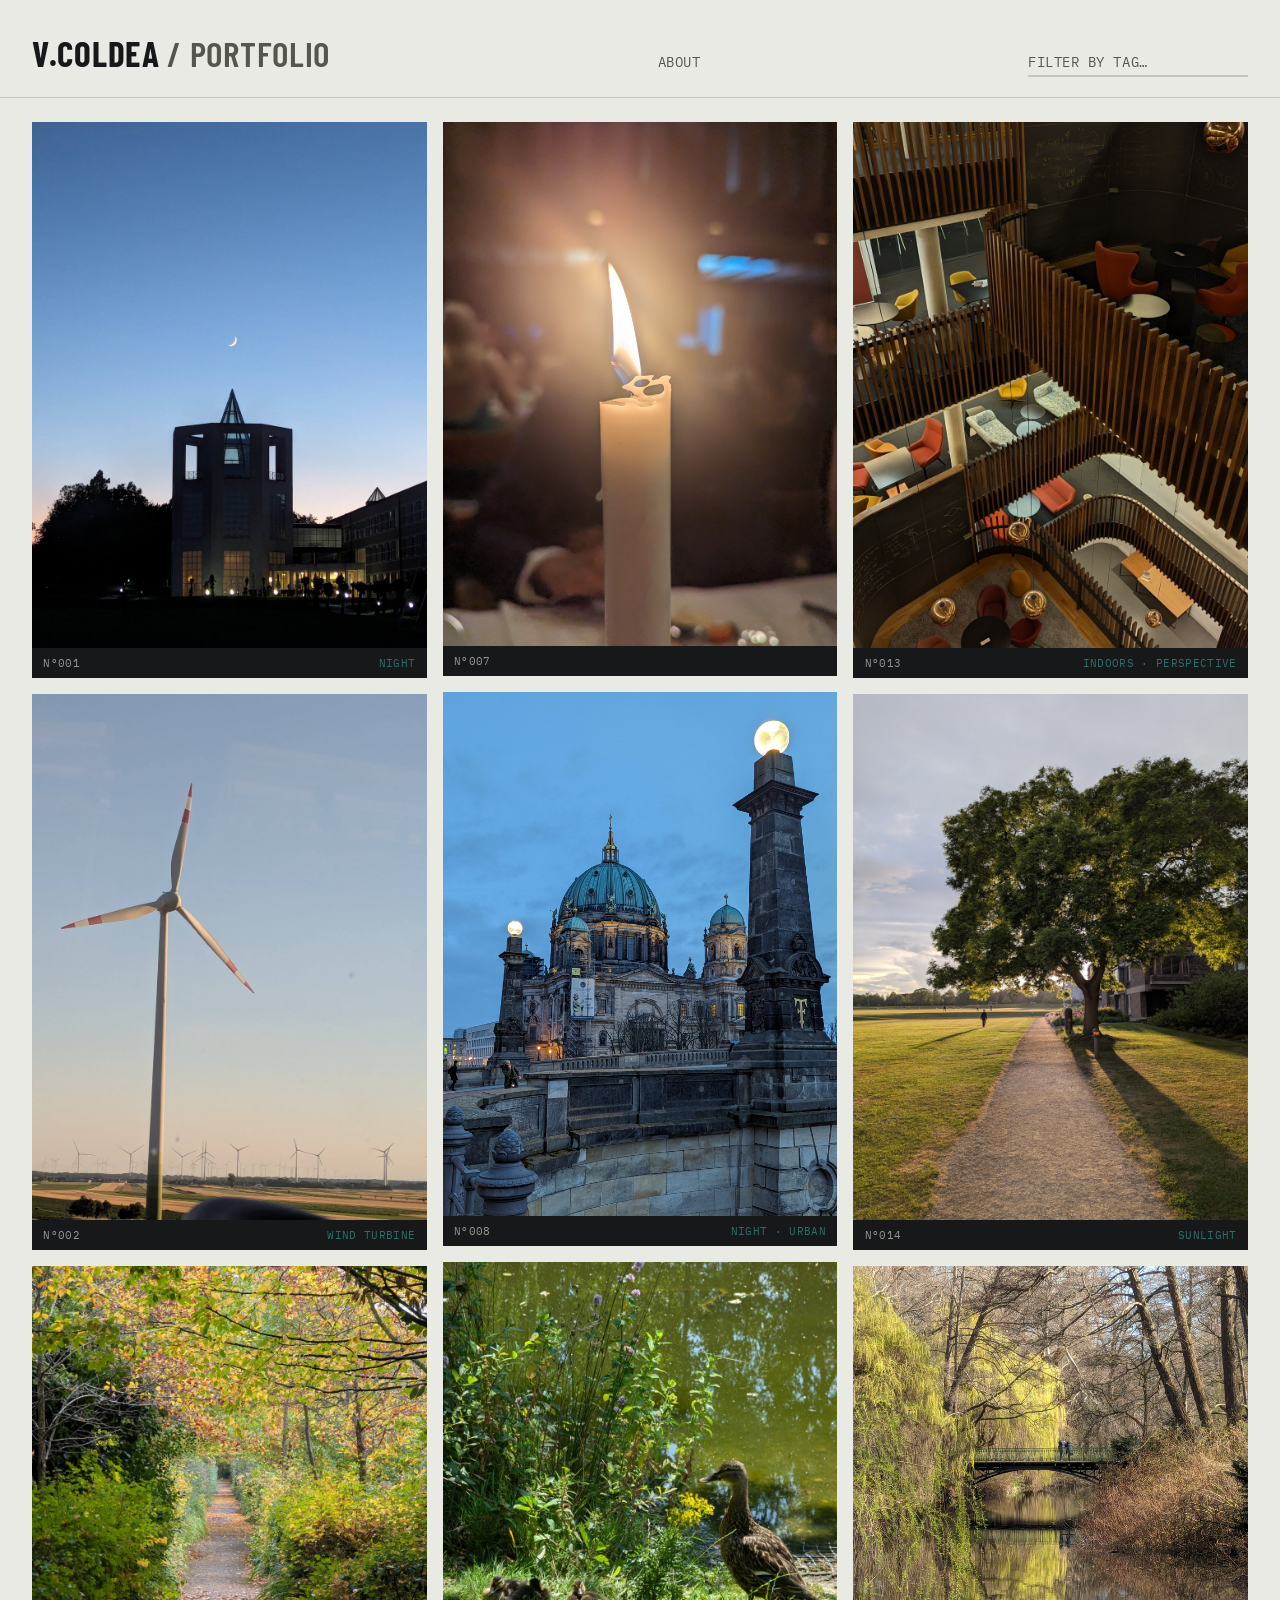
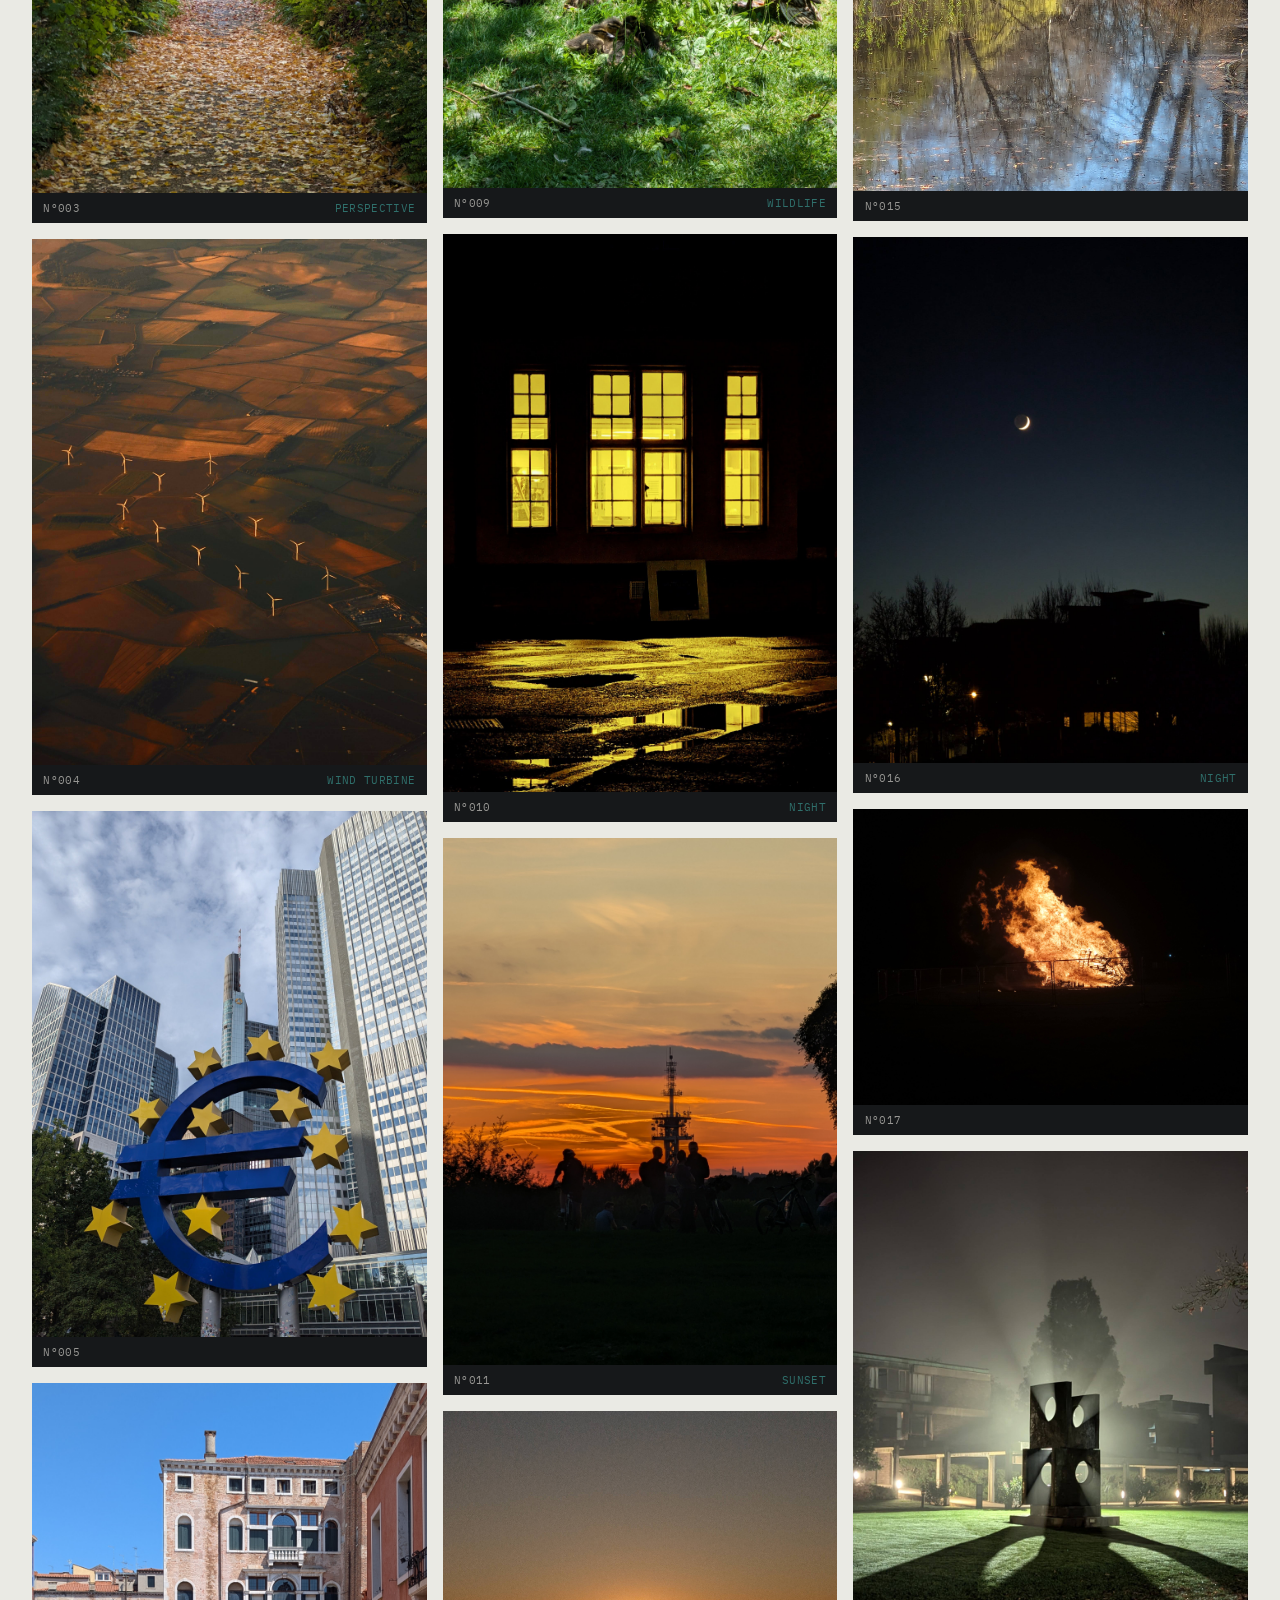
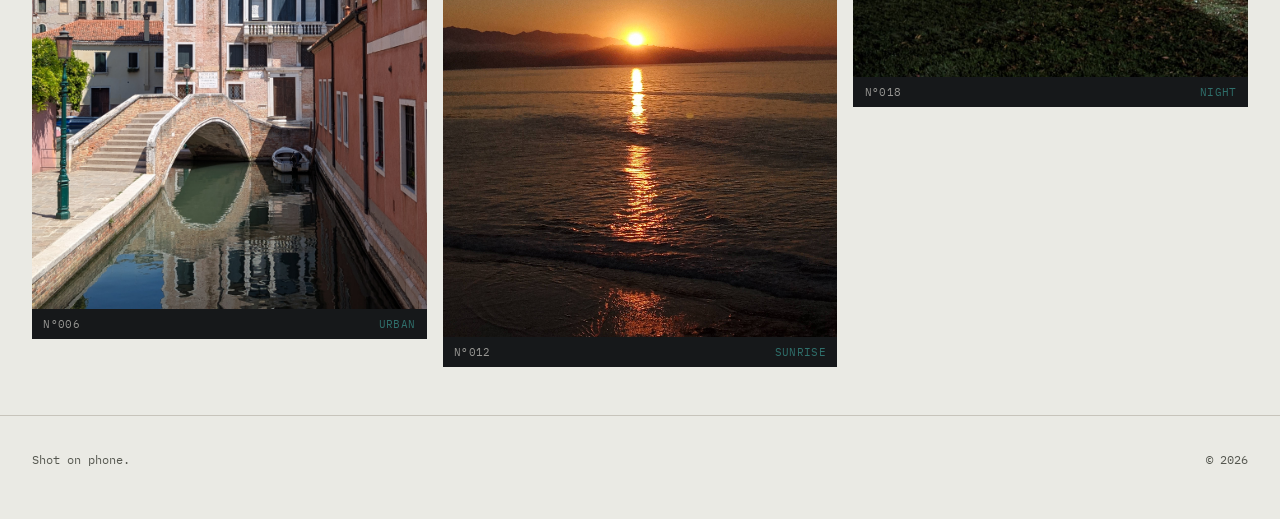
<file: index.html>
<!DOCTYPE html>
<html lang="en">
<head>
<meta charset="UTF-8">
<meta name="viewport" content="width=device-width, initial-scale=1.0">
<title>V.Cold. — Photography</title>
<link rel="icon" href="favicon.ico">
<link rel="preconnect" href="https://fonts.googleapis.com">
<link href="https://fonts.googleapis.com/css2?family=Barlow+Condensed:wght@600;700&family=Inter:wght@400;500&family=IBM+Plex+Mono:wght@400;500&display=swap" rel="stylesheet">
<link rel="stylesheet" href="style.css">
</head>
<body>

<header class="site-header">
  <h1 class="site-title">V.COLDEA<span class="site-title-sub">&nbsp;/&nbsp;PORTFOLIO</span></h1>
  <a class="nav-link" href="about.html">About</a>
  <div class="filter-search" id="filterSearch">
    <input type="text" id="filterInput" class="filter-input" placeholder="Filter by tag&hellip;" autocomplete="off" aria-label="Filter photos by tag">
    <div class="filter-dropdown" id="filterDropdown" hidden>
      <button type="button" class="filter-clear" id="filterClear">Clear all</button>
      <div class="filter-options" id="filterOptions">
        <!-- Options are generated by script.js from the tags on your photos -->
      </div>
    </div>
  </div>
</header>

<main class="gallery" id="gallery">
  <!-- Photo cards are injected by script.js from the PHOTOS array -->
</main>

<footer class="site-footer">
  <p>Shot on phone. <span class="footer-mono">&copy; <span id="year"></span></span></p>
</footer>

<div class="lightbox" id="lightbox" hidden role="dialog" aria-modal="true" aria-label="Photo detail">
  <button class="lightbox-close" id="lightboxClose" aria-label="Close">&times;</button>
  <button class="lightbox-nav lightbox-prev" id="lightboxPrev" aria-label="Previous photo">&#8249;</button>
  <button class="lightbox-nav lightbox-next" id="lightboxNext" aria-label="Next photo">&#8250;</button>
  <div class="lightbox-content">
    <div class="lightbox-image-wrap" id="lightboxImageWrap"></div>
    <aside class="lightbox-panel">
      <div class="lightbox-frame" id="lightboxFrame"></div>
      <p class="lightbox-meta" id="lightboxMeta"></p>
      <p class="lightbox-camera" id="lightboxCamera"></p>
      <p class="lightbox-desc" id="lightboxDesc"></p>
      <div class="lightbox-tags" id="lightboxTags"></div>
    </aside>
  </div>
</div>

<script src="script.js"></script>
</body>
</html>
</file>
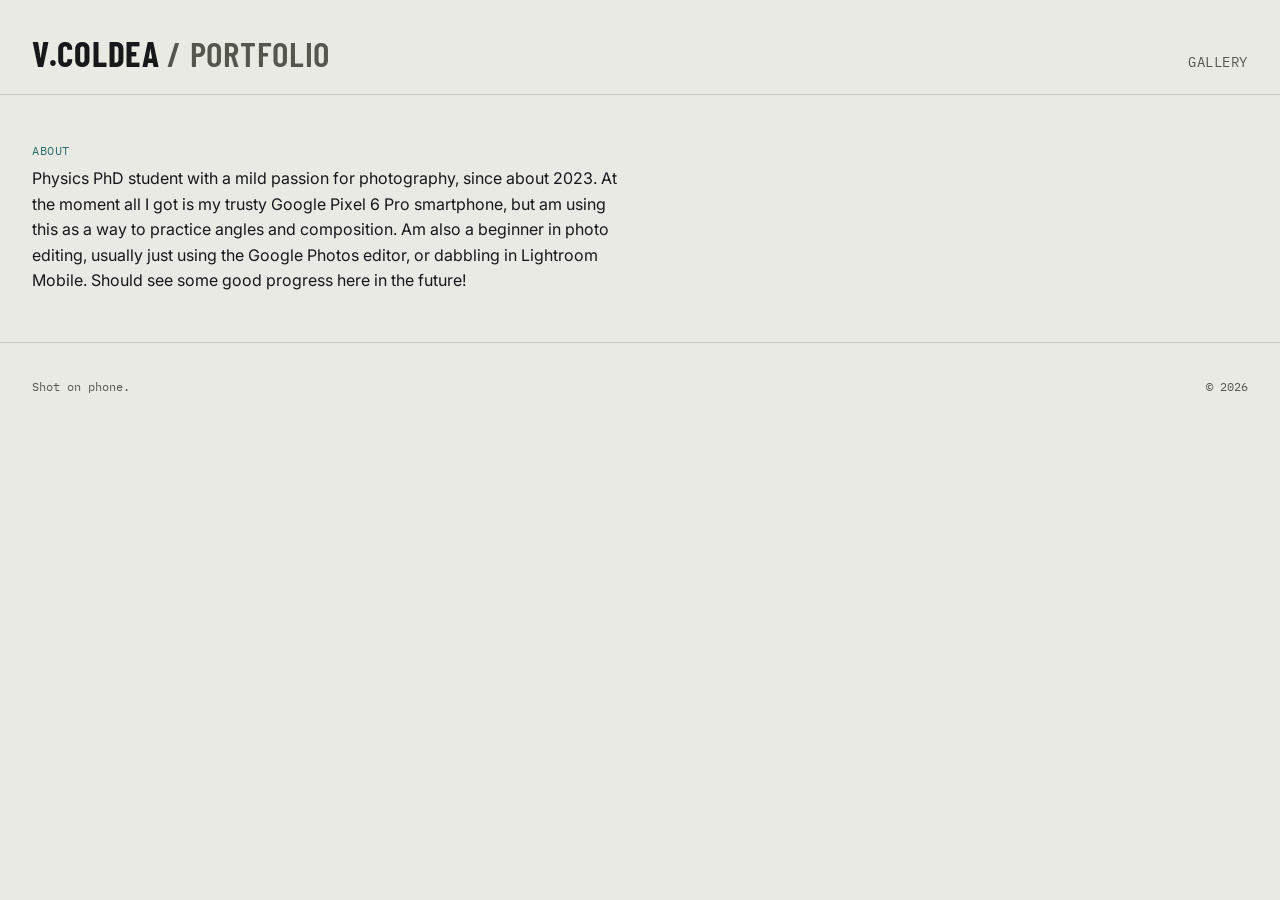
<file: about.html>
<!DOCTYPE html>
<html lang="en">
<head>
<meta charset="UTF-8">
<meta name="viewport" content="width=device-width, initial-scale=1.0">
<title>About — Doboman Photography</title>
<link rel="icon" href="favicon.ico">
<link rel="preconnect" href="https://fonts.googleapis.com">
<link href="https://fonts.googleapis.com/css2?family=Barlow+Condensed:wght@600;700&family=Inter:wght@400;500&family=IBM+Plex+Mono:wght@400;500&display=swap" rel="stylesheet">
<link rel="stylesheet" href="style.css">
</head>
<body>

<header class="site-header">
  <h1 class="site-title"><a class="site-title-link" href="index.html">V.COLDEA<span class="site-title-sub">&nbsp;/&nbsp;PORTFOLIO</span></h1>
  <a class="nav-link" href="index.html">Gallery</a>
</header>

<section class="about">
  <div class="about-text">
    <p class="about-eyebrow">About</p>
    <p>
      Physics PhD student with a mild passion for photography, since about 2023. At the moment all I got is my trusty Google Pixel 6 Pro smartphone, 
      but am using this as a way to practice angles and composition. Am also a beginner in photo editing, usually
      just using the Google Photos editor, or dabbling in Lightroom Mobile. Should see some good progress here in the future! 
    </p>
  </div>
  <!-- Placeholder for a future photo of yourself — replace this div
       with an <img src="Photos/your-photo.jpg" alt="..."> when ready -->
  <!-- <div class="about-photo" aria-hidden="true"></div> -->
</section>

<footer class="site-footer">
  <p>Shot on phone. <span class="footer-mono">&copy; <span id="year"></span></span></p>
</footer>

<script>
  document.getElementById("year").textContent = new Date().getFullYear();
</script>
</body>
</html>
</file>
<file: style.css>
:root {
  --bg: #EAEAE4;
  --ink: #16181A;
  --ink-soft: #55574F;
  --line: #C7C4BB;
  --accent: #2F6F6B;
  --accent-warm: #B5602E;

  --font-display: 'Barlow Condensed', sans-serif;
  --font-body: 'Inter', sans-serif;
  --font-mono: 'IBM Plex Mono', monospace;
}

* { box-sizing: border-box; }

body {
  margin: 0;
  background: var(--bg);
  color: var(--ink);
  font-family: var(--font-body);
  -webkit-font-smoothing: antialiased;
}

/* ---------- Header ---------- */

.site-header {
  display: flex;
  flex-wrap: wrap;
  align-items: baseline;
  justify-content: space-between;
  gap: 1rem;
  padding: 2rem 2rem 1.25rem;
  border-bottom: 1px solid var(--line);
}

.site-title {
  font-family: var(--font-display);
  font-weight: 700;
  font-size: clamp(1.6rem, 4vw, 2.2rem);
  letter-spacing: 0.02em;
  margin: 0;
  text-transform: uppercase;
}

.site-title-sub {
  color: var(--ink-soft);
  font-weight: 600;
}

.site-title-link {
  color: inherit;
  text-decoration: none;
}

.filter-search {
  position: relative;
  width: 220px;
  max-width: 100%;
}

.filter-input {
  width: 100%;
  background: none;
  border: none;
  border-bottom: 2px solid transparent;
  border-bottom-color: var(--line);
  font-family: var(--font-mono);
  font-size: 0.85rem;
  text-transform: uppercase;
  letter-spacing: 0.04em;
  color: var(--ink);
  padding: 0.25rem 0;
  outline: none;
}

.filter-input::placeholder { color: var(--ink-soft); }
.filter-input:focus { border-bottom-color: var(--accent); }

.filter-dropdown {
  position: absolute;
  top: calc(100% + 0.6rem);
  left: 0;
  right: 0;
  background: var(--bg);
  border: 1px solid var(--line);
  max-height: 320px;
  overflow-y: auto;
  z-index: 20;
  box-shadow: 0 10px 28px rgba(22, 24, 26, 0.18);
}

.filter-dropdown[hidden] { display: none; }

.filter-clear {
  display: block;
  width: 100%;
  text-align: left;
  background: none;
  border: none;
  border-bottom: 1px solid var(--line);
  font-family: var(--font-mono);
  font-size: 0.75rem;
  text-transform: uppercase;
  letter-spacing: 0.04em;
  color: var(--accent);
  padding: 0.5rem 0.75rem;
  cursor: pointer;
}

.filter-clear:hover { color: var(--ink); }
.filter-clear:disabled { color: var(--ink-soft); cursor: default; }

.filter-options { padding: 0.25rem 0; }

.filter-option {
  display: flex;
  align-items: center;
  gap: 0.55rem;
  padding: 0.4rem 0.75rem;
  font-family: var(--font-mono);
  font-size: 0.8rem;
  text-transform: uppercase;
  letter-spacing: 0.03em;
  color: var(--ink-soft);
  cursor: pointer;
}

.filter-option:hover { color: var(--ink); background: rgba(22, 24, 26, 0.05); }

.filter-option input[type="checkbox"] { accent-color: var(--accent); }

.filter-option.checked { color: var(--ink); }

.filter-option .count { margin-left: auto; opacity: 0.6; font-size: 0.7rem; }

.filter-empty {
  padding: 0.5rem 0.75rem;
  font-family: var(--font-mono);
  font-size: 0.8rem;
  color: var(--ink-soft);
}

.nav-link {
  font-family: var(--font-mono);
  font-size: 0.85rem;
  text-transform: uppercase;
  letter-spacing: 0.04em;
  color: var(--ink-soft);
  text-decoration: none;
  border-bottom: 2px solid transparent;
}

.nav-link:hover { color: var(--ink); border-bottom-color: var(--accent); }

/* ---------- About (standalone page: about.html) ---------- */

.about {
  display: flex;
  flex-wrap: wrap;
  gap: 2.5rem;
  padding: 3rem 2rem;
  max-width: 1000px;
}

.about-text { flex: 2; min-width: 240px; }

.about-eyebrow {
  font-family: var(--font-mono);
  font-size: 0.75rem;
  text-transform: uppercase;
  letter-spacing: 0.05em;
  color: var(--accent);
  margin: 0 0 0.5rem;
}

.about-text p:not(.about-eyebrow) {
  font-size: 1rem;
  line-height: 1.6;
  max-width: 60ch;
  margin: 0;
}

.about-text code {
  font-family: var(--font-mono);
  font-size: 0.85em;
  background: var(--line);
  padding: 0.1em 0.35em;
}

.about-photo {
  flex: 1;
  min-width: 160px;
  max-width: 280px;
  aspect-ratio: 1/1;
  background: linear-gradient(135deg, #55574F, #16181A);
}

/* ---------- Gallery (masonry via CSS columns) ---------- */

.gallery {
  column-count: 3;
  column-gap: 1rem;
  padding: 1.5rem 2rem 3rem;
}

@media (max-width: 900px) {
  .gallery { column-count: 2; }
}

@media (max-width: 560px) {
  .gallery { column-count: 1; }
  .site-header { padding: 1.5rem 1.25rem 1rem; }
  .gallery { padding: 1.25rem 1.25rem 2.5rem; }
}

.photo-card {
  break-inside: avoid;
  margin-bottom: 1rem;
  background: var(--ink);
  overflow: hidden;
  position: relative;
}

.photo-card.hidden { display: none; }

.photo-card img,
.photo-card .placeholder {
  display: block;
  width: 100%;
  height: auto;
}

/* Used only until you drop in real photos — see README */
.placeholder {
  aspect-ratio: var(--ar, 4/5);
}

.photo-caption {
  display: flex;
  justify-content: space-between;
  align-items: center;
  padding: 0.5rem 0.7rem;
  font-family: var(--font-mono);
  font-size: 0.7rem;
  letter-spacing: 0.03em;
  color: #EDEBE4;
  background: var(--ink);
}

.photo-caption .frame-no { opacity: 0.6; }
.photo-caption .tag { color: var(--accent); text-transform: uppercase; }

/* ---------- Footer ---------- */

.site-footer {
  padding: 1.5rem 2rem 2.5rem;
  border-top: 1px solid var(--line);
  font-family: var(--font-mono);
  font-size: 0.75rem;
  color: var(--ink-soft);
}

.footer-mono { float: right; }

/* ---------- Accessibility ---------- */

:focus-visible {
  outline: 2px solid var(--accent);
  outline-offset: 2px;
}

@media (prefers-reduced-motion: reduce) {
  * { transition: none !important; }
}

/* ---------- Lightbox ---------- */

.photo-card { cursor: pointer; }

.lightbox {
  position: fixed;
  inset: 0;
  background: rgba(22, 24, 26, 0.92);
  display: flex;
  align-items: center;
  justify-content: center;
  padding: 2rem;
  z-index: 1000;
}

.lightbox[hidden] { display: none; }

.lightbox-close {
  position: absolute;
  top: 1.25rem;
  right: 1.75rem;
  background: none;
  border: none;
  color: #EDEBE4;
  font-size: 2.25rem;
  line-height: 1;
  cursor: pointer;
  padding: 0.25rem 0.5rem;
}

.lightbox-close:hover { color: var(--accent); }

.lightbox-nav {
  position: absolute;
  top: 50%;
  transform: translateY(-50%);
  background: none;
  border: none;
  color: #EDEBE4;
  font-size: 3rem;
  line-height: 1;
  cursor: pointer;
  padding: 0.5rem 1rem;
}

.lightbox-nav:hover { color: var(--accent); }
.lightbox-nav.hidden { display: none; }
.lightbox-prev { left: 0.5rem; }
.lightbox-next { right: 0.5rem; }

.lightbox-image-wrap {
  overflow: auto;
  cursor: zoom-in;
}

.lightbox-image-wrap.zoomed {
  cursor: grab;
  /* Centered flex alignment makes the leading-edge overflow (the top)
     unreachable via scroll — switch to flex-start once zoomed so the
     full image, top to bottom, is actually scrollable. The initial
     centered view is still set programmatically in toggleZoom(). */
  align-items: flex-start;
  justify-content: flex-start;
}

.lightbox-image-wrap.zoomed.panning {
  cursor: grabbing;
}

.lightbox-image-wrap.no-zoom {
  cursor: default;
}

.lightbox-content {
  display: flex;
  width: 100%;
  max-width: 1100px;
  max-height: 88vh;
  background: var(--bg);
}

.lightbox-image-wrap {
  flex: 2;
  min-width: 0;
  background: #0B0C0D;
  display: flex;
  align-items: center;
  justify-content: center;
}

.lightbox-image-wrap img {
  max-width: 100%;
  max-height: 88vh;
  object-fit: contain;
  display: block;
  -webkit-user-drag: none;
  user-select: none;
  touch-action: none;
}

.lightbox-image-wrap .placeholder {
  width: 100%;
  aspect-ratio: 4/5;
}

.lightbox-panel {
  flex: 1;
  min-width: 220px;
  padding: 1.75rem;
  overflow-y: auto;
  border-left: 1px solid var(--line);
  font-family: var(--font-mono);
}

.lightbox-frame {
  font-size: 0.8rem;
  color: var(--ink-soft);
  margin-bottom: 0.35rem;
}

.lightbox-meta {
  font-size: 0.8rem;
  color: var(--accent);
  margin: 0 0 1rem;
}

.lightbox-meta:empty { display: none; }

.lightbox-camera {
  font-size: 0.75rem;
  color: var(--ink-soft);
  margin: 0 0 1.25rem;
}

.lightbox-camera:empty { display: none; }

.lightbox-desc {
  font-family: var(--font-body);
  font-size: 0.95rem;
  line-height: 1.5;
  margin: 0 0 1.25rem;
}

.lightbox-tags {
  display: flex;
  flex-wrap: wrap;
  gap: 0.5rem;
}

.lightbox-tags span {
  font-size: 0.7rem;
  text-transform: uppercase;
  letter-spacing: 0.03em;
  color: var(--accent);
  border: 1px solid var(--accent);
  padding: 0.2rem 0.5rem;
}

@media (max-width: 700px) {
  .lightbox { padding: 0; }
  .lightbox-content { flex-direction: column; max-height: 100vh; overflow-y: auto; }
  .lightbox-image-wrap img { max-height: 60vh; }
  .lightbox-panel { border-left: none; border-top: 1px solid var(--line); }
}
</file>
